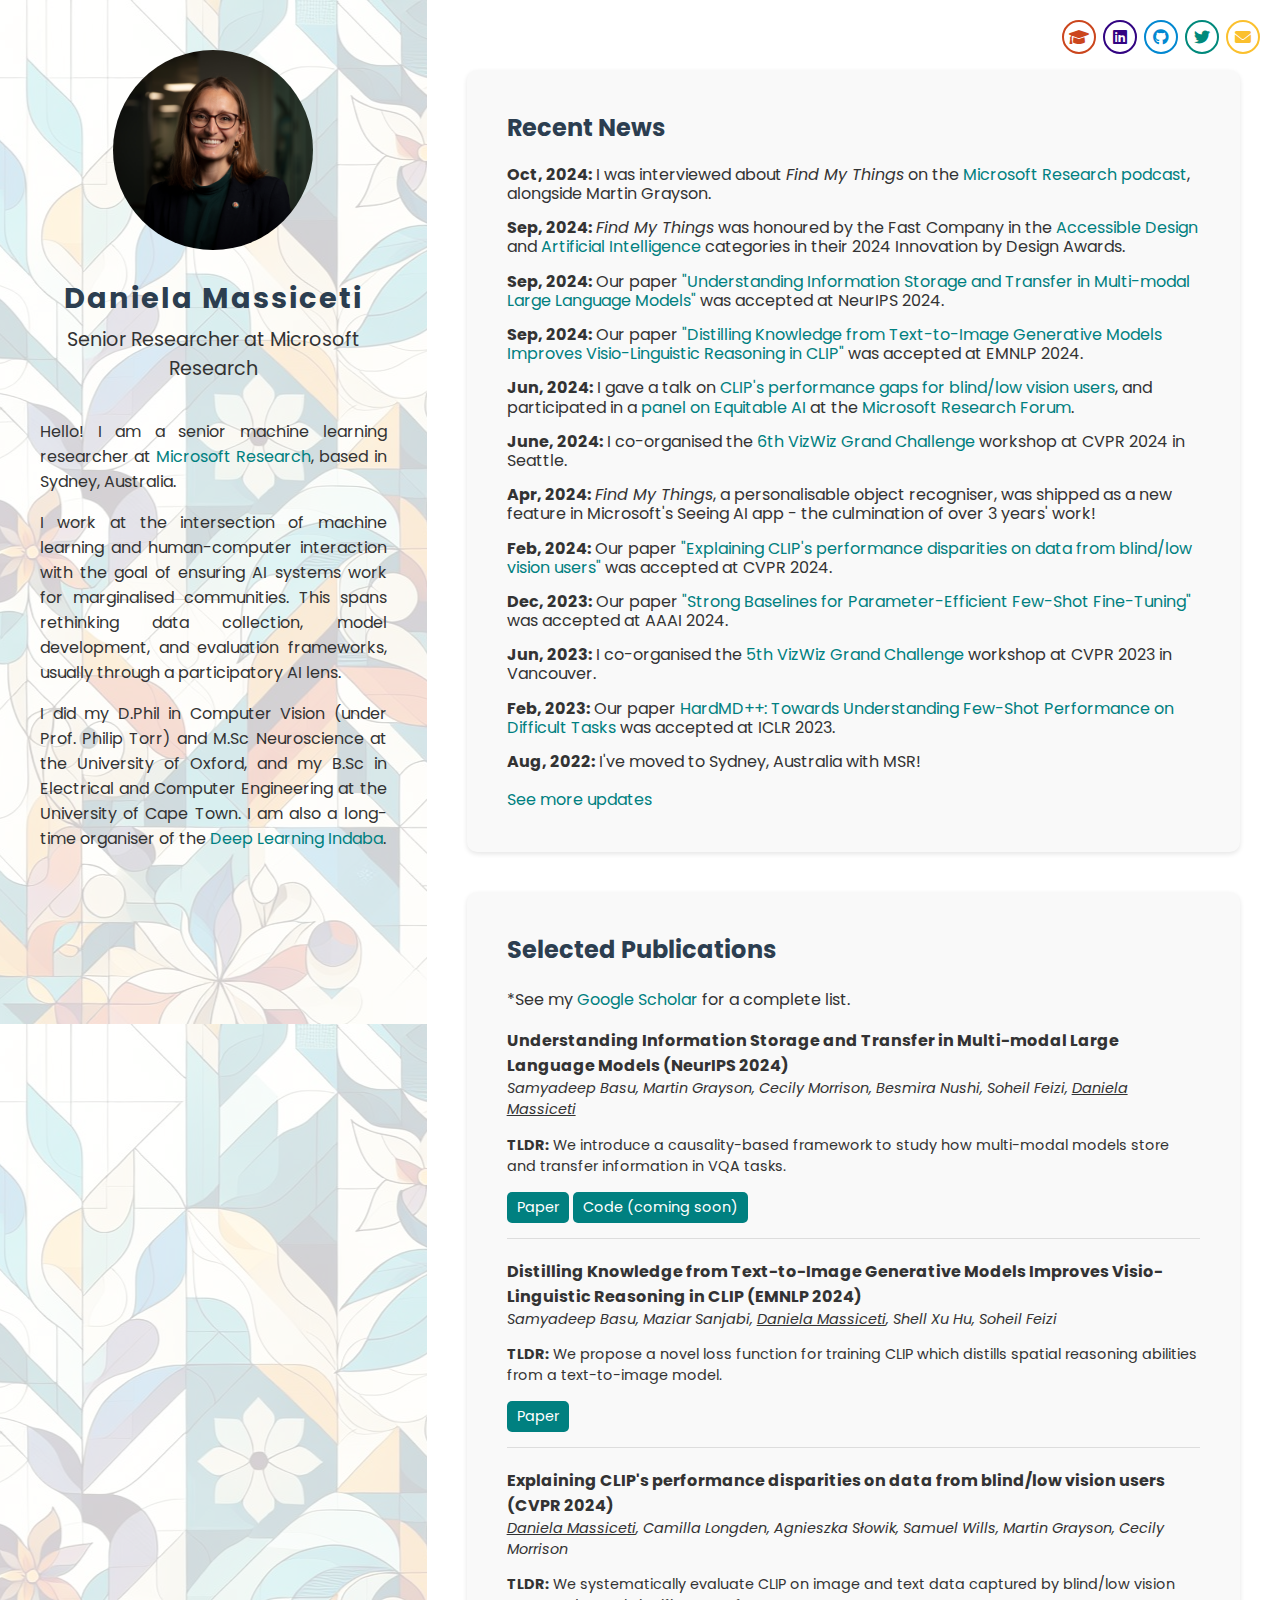
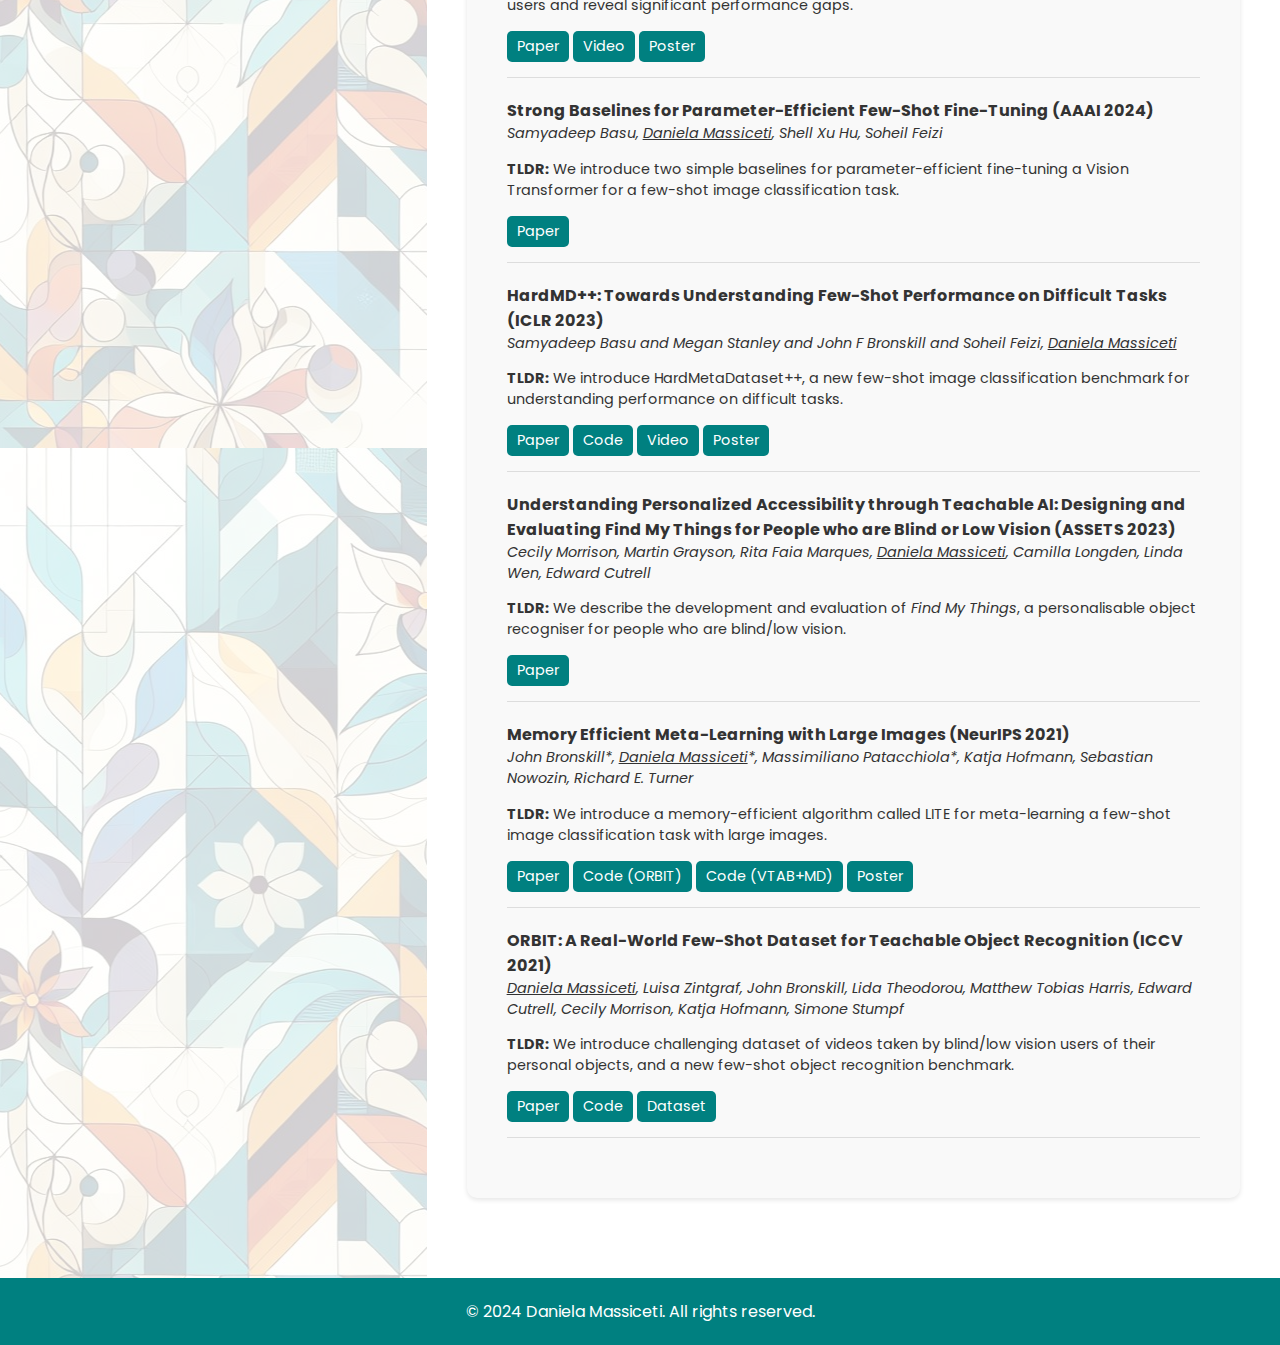
<file: index.html>
<!DOCTYPE html>
<html lang="en">
<head>
<script>
document.addEventListener("DOMContentLoaded", function() {
    const seeMoreLink = document.querySelector(".see-more");
    const moreUpdates = document.querySelector(".more-updates");

    seeMoreLink.addEventListener("click", function(event) {
        event.preventDefault();
        if (moreUpdates.style.display === "none") {
            moreUpdates.style.display = "block";
            seeMoreLink.textContent = "See less";
        } else {
            moreUpdates.style.display = "none";
            seeMoreLink.textContent = "See more";
        }
    });
});
</script>
<head>
    <meta charset="UTF-8">
    <meta name="viewport" content="width=device-width, initial-scale=1.0">
    <title>Daniela Massiceti - Machine Learning Researcher</title>
    <link rel="stylesheet" href="static/css/main.css">
    <link rel="stylesheet" href="https://cdnjs.cloudflare.com/ajax/libs/font-awesome/6.0.0-beta3/css/all.min.css">
    <link href="https://fonts.googleapis.com/css2?family=Poppins:wght@400;700&display=swap" rel="stylesheet">
</head>
<body>
    <div class="container">
        <div class="side-panel">
            <section class="profile-section">
                <img src="static/images/profile-photo.png" alt="Daniela Massiceti" class="profile-photo">
                <h1>Daniela Massiceti</h1>
                <p class="title">Senior Researcher at Microsoft Research</p>
            </section>
            <section class="introduction">        
                <p>Hello! I am a senior machine learning researcher at <a href="https://www.microsoft.com/en-us/research/people/dmassiceti/">Microsoft Research</a>, based in Sydney, Australia.</p>
                <p>I work at the intersection of machine learning and human-computer interaction with the goal of ensuring AI systems work for marginalised communities. This spans rethinking data collection, model development, and evaluation frameworks, usually through a participatory AI lens.</p>
                <p>I did my D.Phil in Computer Vision (under Prof. Philip Torr) and M.Sc Neuroscience at the University of Oxford, and my B.Sc in Electrical and Computer Engineering at the University of Cape Town. I am also a long-time organiser of the <a href="https://deeplearningindaba.com" target="_blank">Deep Learning Indaba</a>.</p>
            </section>
        </div>
        <main class="main-panel">
            <div class="social-buttons">
                <a href="https://scholar.google.com/citations?user=-4fo-SwAAAAJ&hl=en" target="_blank" class="icon-button scholar"><i class="fas fa-graduation-cap"></i></a>
                <a href="http://za.linkedin.com/pub/daniela-massiceti/66/422/425" target="_blank" class="icon-button linkedin"><i class="fab fa-linkedin"></i></a>
                <a href="https://github.com/danielamassiceti" target="_blank" class="icon-button github"><i class="fab fa-github"></i></a>
                <a href="https://www.twitter.com/DanniMassi/" target="_blank" class="icon-button twitter"><i class="fab fa-twitter"></i></a>
                <a href="mailto:daniela.massiceti@gmail.com" class="icon-button email"><i class="fas fa-envelope"></i></a>
            </div>
            <section class="news-updates">
                <h2 class="section-title">Recent News</h2>
                <ul>
                    <li><b>Oct, 2024:</b> I was interviewed about <i>Find My Things</i> on the <a href="https://www.microsoft.com/en-us/research/podcast/abstracts-september-30-2024/">Microsoft Research podcast</a>, alongside Martin Grayson.</li>
                    <li><b>Sep, 2024:</b> <i>Find My Things</i> was honoured by the Fast Company in the <a href="https://www.fastcompany.com/91128700/accessible-design-innovation-by-design-2024" target="_blank">Accessible Design</a> and <a href="https://www.fastcompany.com/91129207/artificial-intelligence-innovation-by-design-2024" target="_blank">Artificial Intelligence</a> categories in their 2024 Innovation by Design Awards.</li>
                    <li><b>Sep, 2024:</b> Our paper <a href="https://arxiv.org/abs/2406.04236" target="_blank">"Understanding Information Storage and Transfer in Multi-modal Large Language Models"</a> was accepted at NeurIPS 2024.</li>
                    <li><b>Sep, 2024:</b> Our paper <a href="https://arxiv.org/abs/2307.09233" target="_blank">"Distilling Knowledge from Text-to-Image Generative Models Improves Visio-Linguistic Reasoning in CLIP"</a> was accepted at EMNLP 2024.</li>
                    <li><b>Jun, 2024:</b> I gave a talk on <a href="https://researchforum.microsoft.com/Home/SessionDetail?sessionId=bff28fd8-2ab7-4773-a846-8dc456522add&compId=dcba818b-7de7-4055-a5c1-e01fbab57e4a&releaseId=cbcb3c19-ce62-4ac7-99af-1ee6b9980f58&showFromPaylod=true" target="_blank">CLIP's performance gaps for blind/low vision users</a>, and participated in a <a href="https://researchforum.microsoft.com/Home/SessionDetail?sessionId=48b2ee01-47cf-42e7-837d-283f326eb2b8&compId=dcba818b-7de7-4055-a5c1-e01fbab57e4a&releaseId=cbcb3c19-ce62-4ac7-99af-1ee6b9980f58&showFromPaylod=true" target="_blank">panel on Equitable AI</a> at the <a href="https://researchforum.microsoft.com/" target="_blank">Microsoft Research Forum</a>.</li>
                    <li><b>June, 2024:</b> I co-organised the <a href="https://vizwiz.org/workshops/2024-vizwiz-grand-challenge-workshop/" target="_blank">6th VizWiz Grand Challenge</a> workshop at CVPR 2024 in Seattle.</li>
                    <li><b>Apr, 2024:</b> <i>Find My Things</i>, a personalisable object recogniser, was shipped as a new feature in Microsoft's Seeing AI app - the culmination of over 3 years' work! </li>
                    <li><b>Feb, 2024:</b> Our paper <a href="https://openaccess.thecvf.com/content/CVPR2024/html/Massiceti_Explaining_CLIPs_Performance_Disparities_on_Data_from_BlindLow_Vision_Users_CVPR_2024_paper.html" target="_blank">"Explaining CLIP's performance disparities on data from blind/low vision users"</a> was accepted at CVPR 2024.</li>
                    <li><b>Dec, 2023:</b> Our paper <a href="https://ojs.aaai.org/index.php/AAAI/article/view/28978" target="_blank">"Strong Baselines for Parameter-Efficient Few-Shot Fine-Tuning"</a> was accepted at AAAI 2024.</li>
                    <li><b>Jun, 2023:</b> I co-organised the <a href="https://vizwiz.org/workshops/2023-workshop/" target="_blank">5th VizWiz Grand Challenge</a> workshop at CVPR 2023 in Vancouver.</li>
                    <li><b>Feb, 2023:</b> Our paper <a href="https://openreview.net/forum?id=wq0luyH3m4" target="_blank">HardMD++: Towards Understanding Few-Shot Performance on Difficult Tasks</a> was accepted at ICLR 2023.</li>
                    <li><b>Aug, 2022:</b> I've moved to Sydney, Australia with MSR!</li>
                    <div class="more-updates" style="display: none;">
                        <li><b>Jul, 2022:</b> We launched the <a href="https://open.spotify.com/show/7AsiLuLq1Ay7QMBOUJNHfu" target="_blank">VizWiz podcast</a>, featuring discussions with computer vision researchers, blind technology advocates, and accessibility industry specialists.</li>
                        <li><b>Jun, 2022:</b> I co-organised the <a href="https://vizwiz.org/workshops/2022-workshop/" target="_blank">4th VizWiz Grand Challenge</a> workshop at CVPR 2022 in New Orleans.</li>
                        <li><b>May, 2022:</b> I won the <i>Innovating for the Future Award</i> at the <a href="https://news.microsoft.com/ability-summit-2022/" target="_blank">Microsoft Ability Summit 2022</a>.</li>
                        <li><b>Feb, 2022:</b> We launched the <a href="https://eval.ai/web/challenges/challenge-page/1438/overview" target="_blank">ORBIT Few-Shot Object Recognition Challenge</a> which will be hosted at the <a href="https://vizwiz.org/workshops/2022-workshop" target="_blank">VizWiz Grand Challenge</a> workshop at CVPR 2022</a>.</li>
                        <li><b>Dec, 2021:</b> I was invited to a <a href="https://www.microsoft.com/en-us/research/video/panel-2-pursuing-a-resilient-and-sustainable-global-society/" target="_blank">panel discussion on <i>Pursuing a Resilient and Sustainable Global Society</i></a> as part of Microsoft Research's 30th Anniversary Panel Series on Inspirational and Impactful Research.</li>
                        <li><b>Dec, 2021:</b> I gave a <a href="https://sites.google.com/view/wiml2021/program" target="_blank">talk on the ORBIT Dataset</a> at the <a href="https://sites.google.com/view/wiml2021/home" target="_blank">Women in Machine Learning (WiML) workshop</a> at NeurIPS 2021.</li>
                        <li><b>Oct, 2021:</b> Our team won <a href="https://www.linkedin.com/posts/daniela-massiceti-42542266_microsoft-global-hackathon-2021-award-winner-activity-6980785974683332608-bFhv" target="_blank">1st prize in Microsoft's internal global hackathon</a> out of over 6000 teams!</li>
                        <li><b>Oct, 2021:</b> I gave a <a href="https://www.youtube.com/watch?v=WpvOkIJjg-A" target="_blank">talk at the Microsoft Research Summit</a> on how few-shot learning can be used to personalise AI systems to users.</li>
                        <li><b>Oct, 2021:</b> We reached 200 mentorship sessions in the Indaba Mentorship Programme! If you're interested in mentoring African ML students, sign-up as a mentor <a href="https://deeplearningindaba.com/mentorship/" target="_blank">here</a>.</li>
                        <li><b>Oct, 2021:</b> I joined the <a href="https://vizwiz.org" target="_blank">VizWiz Grand Challenge</a> organising committee, an annual workshop working to improve AI technologies for the blind/low vision community.</li>
                        <li><b>Sep, 2021:</b> Our paper <a href="https://proceedings.neurips.cc/paper/2021/hash/cc1aa436277138f61cda703991069eaf-Abstract.html" target="_blank">"Memory Efficient Meta-Learning with Large Images"</a> was accepted at NeurIPS 2021.</li>
                        <li><b>Jul, 2021:</b> Our paper <a href="https://openaccess.thecvf.com/content/ICCV2021/html/Massiceti_ORBIT_A_Real-World_Few-Shot_Dataset_for_Teachable_Object_Recognition_ICCV_2021_paper.html" target="_blank">"ORBIT: A Real-World Few-Shot Dataset for Teachable Object Recognition"</a> was accepted at ICCV 2021.</li>
                        <li><b>Jul, 2021:</b> Our paper <a href="https://dl.acm.org/doi/10.1145/3441852.3471225" target="_blank">"Disability-first Dataset Creation: Lessons from Constructing a Dataset for Teachable Object Recognition with Blind and Low Vision Data Collectors"</a> was accepted at ASSETS 2021.</li>
                        <li><b>Jun, 2021:</b> I gave a talk on the ORBIT dataset</a> at the <a href="https://vizwiz.org/workshops/2021-workshop" target="_blank">CVPR 2021 VizWiz Grand Challenge workshop</a>.</li>
                        <li><b>Apr, 2021:</b> I wrapped up 12 months of languishing away in a global pandemic.</li>
                        <li><b>Mar, 2021:</b> I was "upgraded" to Senior Researcher at MSR (and also moved to Cambridge)!</li>
                        <li><b>Feb, 2021:</b> I gave a guest lecture on dataset bias</a> at the Department of Computer Science and Technology, University of Cambridge.</li>
                        <li><b>Jan, 2021:</b> I co-launched the <a href="https://deeplearningindaba.com/mentorship" target="_blank">Deep Learning Indaba Mentorship Programme</a> alongside an excellent team including <a href="https://www.linkedin.com/in/avishkarbhoopchand/?originalSubdomain=uk" target="_blank">Aviskhar Bhoopchand</a>, <a href="https://www.linkedin.com/in/siobhan-mackenzie-hall-805255bb/?originalSubdomain=uk" target="_blank">Siobhan Hall</a>, and <a href="https://www.linkedin.com/in/kale-ab-tessera-013976101/?originalSubdomain=za" target="_blank">Kale-ab Tessera</a>.</li>
                        <li><b>May, 2020:</b> I launched the <a href="https://orbit.city.ac.uk" target="_blank">ORBIT Project</a>, am effort to collect data with blind/low vision users, alongside an amazing team of collaborators.</li>
                        <li><b>Apr, 2020:</b> I was appointed as a <a href="https://www.st-edmunds.cam.ac.uk/">St. Edmund's College Cambridge</a> Postdoctoral Research Fellow.</li>
                        <li><b>Feb, 2020:</b> I started as a Researcher at Microsoft Research Cambridge.</li>
                        <li><b>Oct, 2019:</b> I defended my <a href="https://ora.ox.ac.uk/objects/uuid:c004de16-0b4a-4d84-899a-040c8d07775e" target="_blank">D.Phil thesis</a> and passed! My examiners were <a href="https://www.robots.ox.ac.uk/~az/" target="_blank">Prof. Andrew Zisserman</a> and <a href="http://www.cs.utexas.edu/users/grauman/" target="_blank">Prof. Kristen Grauman</a>.</li>
                        <li><b>Sept, 2019:</b> We wrapped up the 3rd <a href="https://deeplearningindaba.com" target="_blank">Deep Learning Indaba</a> in Nairobi Kenya. I coordinated the <a href="https://deeplearningindaba.com/blog/2019/07/outcomes-of-2019-kambule-and-maathai-awards/" target="_blank">Kambule and Maathai Awards</a> (with <a href="https://adjidieng.github.io/" target="_blank">Adji Bousso Dieng</a>), a <i>How to apply for a PhD</i> workshop (with <a href="https://laurasevilla.me/" target="_blank">Laura Sevilla-Lara</a>, <a href="https://cs.brown.edu/~gdk/" target="_blank">George Konidaris</a>), and a computer vision parallel track (with <a href="https://laurasevilla.me/" target="_blank">Laura Sevilla-Lara</a>)</li>
                        <li><b>Aug, 2019:</b> I finished a 3-month internship at Microsoft Research Cambridge. I worked with <a href="https://www.microsoft.com/en-us/research/people/cecilym/" target="_blank">Cecily Morrison</a>, <a href="https://www.tschiatschek.net/" target="_blank">Sebastian Tschiatschek</a> and <a href="https://khofm.wordpress.com/" target="_blank">Katja Hofmann</a>.</li>
                        <li><b>May, 2019:</b> I submitted my D.Phil thesis <i><a href="https://ora.ox.ac.uk/objects/uuid:c004de16-0b4a-4d84-899a-040c8d07775e" target="_blank">"Computer vision and natural language processing for people with vision impairment"</a></i>.</li>
                    </div>
                </ul>
                <a href="#" class="see-more">See more updates</a>
            </section>
            <section class="publications">
                <h2 class="section-title">Selected Publications</h2>
                <p>*See my <a href="https://scholar.google.com/citations?user=-4fo-SwAAAAJ&hl=en" target="_blank">Google Scholar</a> for a complete list.</p>
                <div class="publication">
                    <h3>Understanding Information Storage and Transfer in Multi-modal Large Language Models (NeurIPS 2024)</h3>
                    <p class="authors">Samyadeep Basu, Martin Grayson, Cecily Morrison, Besmira Nushi, Soheil Feizi, <u>Daniela Massiceti</u></p>
                   <p class="tldr"><strong>TLDR:</strong> We introduce a causality-based framework to study how multi-modal models store and transfer information in VQA tasks.</p>
                    <a href="https://arxiv.org/abs/2406.04236" target="_blank" class="button-link">Paper</a>
                    <a href="" target="_blank" class="button-link">Code (coming soon)</a>
                </div>
                <div class="publication">
                    <h3>Distilling Knowledge from Text-to-Image Generative Models Improves Visio-Linguistic Reasoning in CLIP (EMNLP 2024)</h3>
                    <p class="authors">Samyadeep Basu, Maziar Sanjabi, <u>Daniela Massiceti</u>, Shell Xu Hu, Soheil Feizi</p>
                    <p class="tldr"><strong>TLDR:</strong> We propose a novel loss function for training CLIP which distills spatial reasoning abilities from a text-to-image model.</p>
                    <a href="https://arxiv.org/abs/2307.09233" target="_blank" class="button-link">Paper</a>
                </div>
                <div class="publication">
                    <h3>Explaining CLIP's performance disparities on data from blind/low vision users (CVPR 2024)</h3>
                    <p class="authors"><u>Daniela Massiceti</u>, Camilla Longden, Agnieszka S&#322;owik, Samuel Wills, Martin Grayson, Cecily Morrison</p>
                    <p class="tldr"><strong>TLDR:</strong> We systematically evaluate CLIP on image and text data captured by blind/low vision users and reveal significant performance gaps.</p>
                    <a href="https://openaccess.thecvf.com/content/CVPR2024/html/Massiceti_Explaining_CLIPs_Performance_Disparities_on_Data_from_BlindLow_Vision_Users_CVPR_2024_paper.html" target="_blank" class="button-link">Paper</a>
                    <a href="https://www.youtube.com/watch?v=Iu-NB5b5Xlo" target="_blank" class="button-link">Video</a>
                    <a href="https://cvpr.thecvf.com/media/PosterPDFs/CVPR%202024/30937.png?t=1717034018.9350114" target="_blank" class="button-link">Poster</a>
                </div>
                <div class="publication">
                    <h3>Strong Baselines for Parameter-Efficient Few-Shot Fine-Tuning (AAAI 2024)</h3>
                    <p class="authors">Samyadeep Basu, <u>Daniela Massiceti</u>, Shell Xu Hu, Soheil Feizi</p>
                    <p class="tldr"><strong>TLDR:</strong> We introduce two simple baselines for parameter-efficient fine-tuning a Vision Transformer for a few-shot image classification task.</p>
                    <a href="https://ojs.aaai.org/index.php/AAAI/article/view/28978" target="_blank" class="button-link">Paper</a>
                </div>
                <div class="publication">
                    <h3>HardMD++: Towards Understanding Few-Shot Performance on Difficult Tasks (ICLR 2023)</h3>
                    <p class="authors">Samyadeep Basu and Megan Stanley and John F Bronskill and Soheil Feizi, <u>Daniela Massiceti</u></p>
                    <p class="tldr"><strong>TLDR:</strong> We introduce HardMetaDataset++, a new few-shot image classification benchmark for understanding performance on difficult tasks.</p>
                    <a href="https://openreview.net/forum?id=wq0luyH3m4" target="_blank" class="button-link">Paper</a>
                    <a href="https://github.com/Samyadeep/HardMD" target="_blank" class="button-link">Code</a>
                    <a href="https://iclr.cc/virtual/2023/poster/11540" target="_blank" class="button-link">Video</a>
                    <a href="https://iclr.cc/media/PosterPDFs/ICLR%202023/11540.png?t=1682623241.3373032" target="_blank" class="button-link">Poster</a>
                </div>
                <div class="publication">
                    <h3>Understanding Personalized Accessibility through Teachable AI: Designing and Evaluating Find My Things for People who are Blind or Low Vision (ASSETS 2023)</h3>
                    <p class="authors">Cecily Morrison, Martin Grayson, Rita Faia Marques, <u>Daniela Massiceti</u>, Camilla Longden, Linda Wen, Edward Cutrell</p>
                    <p class="tldr"><strong>TLDR:</strong> We describe the development and evaluation of <i>Find My Things</i>, a personalisable object recogniser for people who are blind/low vision.</p>
                    <a href="https://dl.acm.org/doi/abs/10.1145/3597638.3608395" target="_blank" class="button-link">Paper</a>
                </div>
                <div class="publication">
                    <h3>Memory Efficient Meta-Learning with Large Images (NeurIPS 2021)</h3>
                    <p class="authors">John Bronskill*, <u>Daniela Massiceti</u>*, Massimiliano Patacchiola*, Katja Hofmann, Sebastian Nowozin, Richard E. Turner</p>
                    <p class="tldr"><strong>TLDR:</strong> We introduce a memory-efficient algorithm called LITE for meta-learning a few-shot image classification task with large images.</p>
                    <a href="https://proceedings.neurips.cc/paper/2021/hash/cc1aa436277138f61cda703991069eaf-Abstract.html" target="_blank" class="button-link">Paper</a>
                    <a href="https://github.com/microsoft/ORBIT-Dataset" target="_blank" class="button-link">Code (ORBIT)</a>
                    <a href="https://github.com/cambridge-mlg/LITE" target="_blank" class="button-link">Code (VTAB+MD)</a>
                    <a href="https://neurips.cc/virtual/2021/poster/27033" target="_blank" class="button-link">Poster</a>
                </div>
                <div class="publication">
                    <h3>ORBIT: A Real-World Few-Shot Dataset for Teachable Object Recognition (ICCV 2021)</h3>
                    <p class="authors"><u>Daniela Massiceti</u>, Luisa Zintgraf, John Bronskill, Lida Theodorou, Matthew Tobias Harris, Edward Cutrell, Cecily Morrison, Katja Hofmann, Simone Stumpf</p>
                    <p class="tldr"><strong>TLDR:</strong> We introduce challenging dataset of videos taken by blind/low vision users of their personal objects, and a new few-shot object recognition benchmark.</p>
                    <a href="https://openaccess.thecvf.com/content/ICCV2021/html/Massiceti_ORBIT_A_Real-World_Few-Shot_Dataset_for_Teachable_Object_Recognition_ICCV_2021_paper.html" target="_blank" class="button-link">Paper</a>
                    <a href="https://github.com/microsoft/ORBIT-Dataset" target="_blank" class="button-link">Code</a>
                    <a href="https://city.figshare.com/articles/dataset/ORBIT_A_real-world_few-shot_dataset_for_teachable_object_recognition_collected_from_people_who_are_blind_or_low_vision/14294597" target="_blank" class="button-link">Dataset</a>
                </div>
            </section>
        </main>
    </div>
    <footer class="footer">
        <p>&copy; 2024 Daniela Massiceti. All rights reserved.</p>
    </footer>
</body>
</html>
</file>
<file: static/css/main.css>
body {
    font-family: 'Poppins', sans-serif; /* Updated font */
    margin: 0;
    padding: 0;
    background-color: #ffffff;
    color: #333333;
    display: flex;
    flex-direction: column;
    min-height: 100vh;
    overflow-x: hidden; /* Prevent horizontal scrolling */
}

.container {
    display: flex;
    flex: 1;
    flex-wrap: wrap; /* Allow wrapping */
    box-sizing: border-box;
}

.side-panel {
    background-color: #f0f0f0;
    padding: 20px;
    width: 33.33%; /* 1/3 of the width */
    box-shadow: 2px 0 5px rgba(0,0,0,0.1);
    position: relative;
    background-image: url("/static/images/background.jpeg"); /* Local file */
    background-size: initial;
    background-repeat: repeat;
    background-position: top;
    display: flex;
    flex-direction: column;
    box-sizing: border-box;
}

.side-panel::before {
    content: "";
    position: absolute;
    top: 0;
    left: 0;
    width: 100%;
    height: 100%;
    background-color: rgba(255, 255, 255, 0.8);
    z-index: 1;
}

.profile-section, .introduction {
    position: relative;
    z-index: 2;
}

.profile-section {
    text-align: center;
    margin-bottom: 20px;
}

.profile-photo {
    border-radius: 50%;
    width: 100%; /* Responsive width */
    max-width: 200px; /* Maximum size */
    height: auto; /* Maintain aspect ratio */
    margin-bottom: 10px;
    margin-top: 30px;
}

h1 {
    font-size: 1.8em;
    margin: 10px 0 5px 0; /* Reduced bottom margin */
    color: #2c3e50;
    font-family: 'Poppins', sans-serif; /* Updated font */
    letter-spacing: 2px; /* Increased character spacing */
}

.title {
    font-size: 1.2em; /* Increased font size */
    font-family: 'Poppins', sans-serif; /* Match font style of name */
    margin-top: 0; /* Remove top margin */
    margin-bottom: 0;
}

.introduction {
    text-align: justify; /* Justify text */
    margin-top: 0px;
    font-size: 1em; /* Smaller font size */
    padding-left: 20px;
    padding-right: 20px
}

.main-panel {
    flex: 1;
    padding: 40px;
    background-color: #ffffff;
    position: relative;
    width: 66.67%; /* 2/3 of the width */
    box-sizing: border-box;
}

.social-buttons {
    position: absolute;
    top: 20px;
    right: 20px;
    display: flex;
    gap: 7px;
}

.icon-button {
    background-color: transparent;
    border: 2px solid;
    border-radius: 50%;
    width: 30px;
    height: 30px;
    display: flex;
    align-items: center;
    justify-content: center;
    font-size: 1em;
    text-decoration: none;
    transition: color 0.3s, border-color 0.3s;
}

.icon-button.scholar {
    color: #cb461d;
    border-color: #cb461d;
}

.icon-button.scholar:hover {
    background-color: #cb461d6a;
}

.icon-button.linkedin {
    color: #320482;
    border-color: #320482;
}

.icon-button.linkedin:hover {
    background-color: #3204826a;
}

.icon-button.github {
    color: #0288d1;
    border-color: #0288d1;
}

.icon-button.github:hover {
    background-color: #0288d16a;
}

.icon-button.twitter {
    color: #00897b;
    border-color: #00897b;
}

.icon-button.twitter:hover {
    background-color: #00897b6a;
}

.icon-button.email {
    color: #fbc02d;
    border-color: #fbc02d;
}

.icon-button.email:hover {
    background-color: #fbc02d6a;
}

/* Common class for section titles */
.section-title {
    font-size: 1.5em; /* Set the desired font size */
    color: #2c3e50; /* Optional: Set the desired color */
}

.news-updates, .publications {
    margin-bottom: 40px;
    padding: 40px;
    padding-top: 20px;
    border-radius: 10px;
    background-color: #f9f9f9;
    box-shadow: 0 2px 5px rgba(0,0,0,0.1);
}

.news-updates {
    margin-top: 30px;
    flex: 1; /* Allow the news-updates section to grow */
}

.news-updates ul {
    list-style-type: none;
    padding: 0;
    font-size: 1em;
}

.news-updates li {
    margin-bottom: 15px;
    line-height: 1.2;
}

.see-more {
    color: #008080;
    text-decoration: none;
    cursor: pointer;
    font-size: 1em;
}

.see-more:hover {
    text-decoration: underline;
}

.publications p {
    font-size: 1em; /* Smaller font size */;
}

.publication {
    margin-bottom: 20px;
    font-size: 1em; /* Smaller font size for publications */
    border-bottom: 1px solid #ddd; /* Thin dividing line */
}

.publication h3 {
    margin-bottom: 0px; /* Remove top margin */
    font-size: 1em;
}

.publication .tldr {
    margin-bottom: 10px; /* Gap to the next element */
    font-size: 0.9em;;
}

.publication .authors {
    margin-top: 0px; /* Remove top margin */
    font-style: italic; /* Italicize the authors */
    font-size: 0.9em;
}

.button-link {
    display: inline-block;
    padding: 5px 10px;
    margin: 5px 0px 15px;
    font-size: 0.9em;
    color: #ffffff;
    background-color: #008080; /* Teal color */
    border: none;
    border-radius: 5px;
    text-decoration: none;
    text-align: center;
    transition: background-color 0.3s, transform 0.3s;
}

.button-link:hover {
    background-color: #005f5f; /* Darker teal on hover */
    transform: scale(1.05); /* Slightly enlarge on hover */
}

h2 {
    color: #008080;
    margin-bottom: 20px;
}

a {
    color: #008080;
    text-decoration: none;
}

a:hover {
    text-decoration: underline;
}

footer {
    background-color: #008080;
    color: #ffffff;
    text-align: center;
    padding: 5px;
    position: relative;
    width: 100%;
    margin-top: auto; /* Push the footer to the bottom */
    box-sizing: border-box;
}

/* Custom Scrollbar Styles */
::-webkit-scrollbar {
    width: 12px;
}

::-webkit-scrollbar-track {
    background: #f0f0f0;
    border-radius: 10px;
}

::-webkit-scrollbar-thumb {
    background-color: #b0c4c4; /* Muted light teal */
    border-radius: 10px;
    border: 3px solid #f0f0f0;
}

::-webkit-scrollbar-thumb:hover {
    background-color: #90a4a4; /* Slightly darker teal on hover */
}

@media (max-width: 768px) {
    .container {
        display: flex;
        flex-direction: column; /* Stack elements vertically */
    }

    .side-panel {
        width: 100%; /* Full width */
        padding: 20px; /* Reduced padding */
        display: flex;
        flex-direction: column; /* Stack children vertically */
    }

    .profile-section {
        order: 1; /* Move profile section to the first position within side panel */
    }

    .introduction {
        order: 2; /* Move introduction to the second position within side panel */
    }

    .social-buttons {
        order: 3;
        position: static; /* Remove absolute positioning */
        justify-content: center; /* Center align */
    }

    .icon-button {
        border: 2px solid;
        border-radius: 50%;
        width: 50px;
        height: 50px;
        font-size: 1.5em;
    }

    .main-panel {
        width: 100%; /* Full width */
        padding: 20px; /* Reduced padding */
        display: flex;
        flex-direction: column; /* Stack children vertically */
    }

    .news-updates {
        order: 4; 
    }

    .publications {
        order: 5;
    }

    .footer {
        order: 6;
    }
}
</file>
